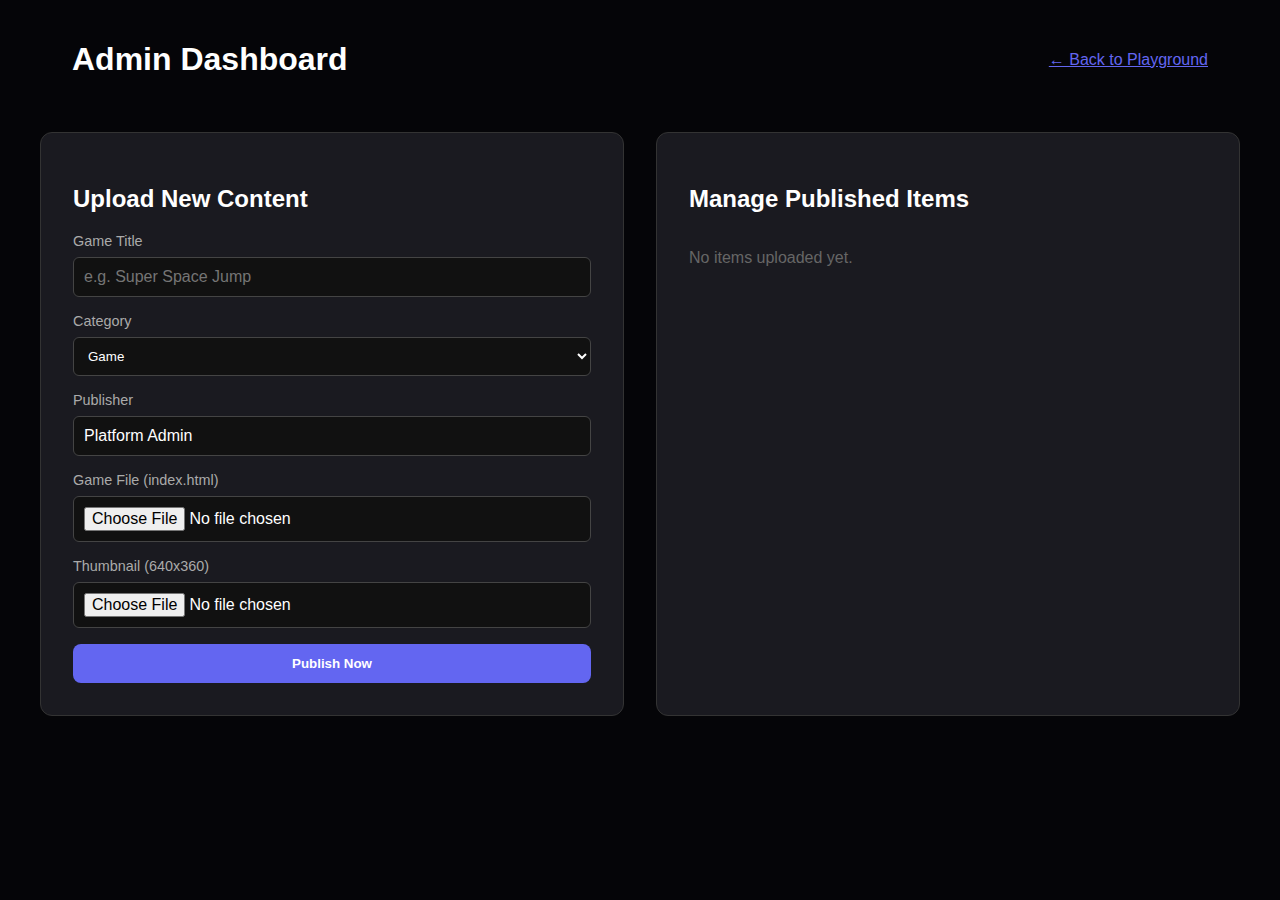
<file: admin.html>
<!DOCTYPE html>
<html lang="en">
<head>
    <meta charset="UTF-8">
    <title>Admin Dashboard - AI Playground</title>
    <link rel="stylesheet" href="styles.css">
    <style>
        /* Admin Layout */
        body { padding: 20px; max-width: 1200px; margin: 0 auto; }
        header { margin-bottom: 2rem; }

        .admin-grid {
            display: grid;
            grid-template-columns: 1fr 1fr;
            gap: 2rem;
        }

        @media (max-width: 768px) {
            .admin-grid { grid-template-columns: 1fr; }
        }

        /* Form Styles */
        .admin-card { background: #1a1a20; padding: 2rem; border-radius: 12px; border: 1px solid #333; }
        label { display: block; margin-top: 1rem; color: #aaa; margin-bottom: 0.5rem; font-size: 0.9rem; }
        input, select { width: 100%; box-sizing: border-box; background: #111; color: white; border: 1px solid #444; padding: 10px; border-radius: 6px; }
        
        /* Buttons */
        .btn { padding: 12px; border-radius: 8px; cursor: pointer; font-weight: bold; width: 100%; border: none; margin-top: 1rem; }
        .btn-primary { background: #6366f1; color: white; }
        .btn-primary:hover { background: #4f46e5; }
        .btn-danger { background: #ef4444; color: white; width: auto; padding: 5px 10px; font-size: 0.8rem; }
        .btn-edit { background: #f59e0b; color: white; width: auto; padding: 5px 10px; font-size: 0.8rem; margin-right: 5px; }
        .btn-cancel { background: #555; color: white; margin-top: 0.5rem; display: none; }

        /* Management List */
        .item-list { display: flex; flex-direction: column; gap: 10px; max-height: 600px; overflow-y: auto; }
        .list-item {
            display: flex;
            align-items: center;
            background: rgba(255,255,255,0.05);
            padding: 10px;
            border-radius: 8px;
            border: 1px solid transparent;
        }
        .list-item:hover { border-color: #666; }
        .item-thumb { width: 60px; height: 40px; object-fit: cover; border-radius: 4px; margin-right: 10px; background: #333; }
        .item-info { flex-grow: 1; }
        .item-info h4 { margin: 0; font-size: 1rem; }
        .item-info p { margin: 0; font-size: 0.8rem; color: #888; }
        .item-actions { display: flex; }

        .highlight { border-color: #6366f1 !important; background: rgba(99, 102, 241, 0.1); }
    </style>
</head>
<body>
    <header>
        <div class="header-content">
            <h1>Admin Dashboard</h1>
            <a href="index.html" style="color: var(--accent)">← Back to Playground</a>
        </div>
    </header>

    <div class="admin-grid">
        
        <div class="admin-card">
            <h2 id="formTitle">Upload New Content</h2>
            <input type="hidden" id="editId"> <label>Game Title</label>
            <input type="text" id="title" placeholder="e.g. Super Space Jump">

            <label>Category</label>
            <select id="type">
                <option value="game">Game</option>
                <option value="simulation">Simulation</option>
                <option value="educational">Educational</option>
            </select>

            <label>Publisher</label>
            <input type="text" id="publisher" value="Platform Admin">

            <label>Game File (index.html)</label>
            <input type="file" id="gameFile" accept=".html">
            <p id="currentFileMsg" style="font-size: 0.8rem; color: #4caf50; display: none;">✓ Keeping existing file</p>

            <label>Thumbnail (640x360)</label>
            <input type="file" id="thumbFile" accept="image/*">
            <img id="previewThumb" style="width: 100px; margin-top: 10px; display: none; border-radius: 4px;">

            <button id="submitBtn" class="btn btn-primary">Publish Now</button>
            <button id="cancelBtn" class="btn btn-cancel">Cancel Edit</button>
        </div>

        <div class="admin-card">
            <h2>Manage Published Items</h2>
            <div id="itemList" class="item-list">
                <p style="color: #666;">No items uploaded yet.</p>
            </div>
        </div>
    </div>

    <script>
        // 1. Load Data from LocalStorage
        let db = JSON.parse(localStorage.getItem('ai_playground_db') || '[]');

        const titleInput = document.getElementById('title');
        const typeInput = document.getElementById('type');
        const pubInput = document.getElementById('publisher');
        const editIdInput = document.getElementById('editId');
        const gameFileInput = document.getElementById('gameFile');
        const thumbFileInput = document.getElementById('thumbFile');
        const submitBtn = document.getElementById('submitBtn');
        const cancelBtn = document.getElementById('cancelBtn');
        const formTitle = document.getElementById('formTitle');

        // --- RENDER FUNCTIONS ---

        function renderList() {
            const listContainer = document.getElementById('itemList');
            listContainer.innerHTML = '';

            if (db.length === 0) {
                listContainer.innerHTML = '<p style="color: #666;">No items uploaded yet.</p>';
                return;
            }

            db.forEach(item => {
                const div = document.createElement('div');
                div.className = 'list-item';
                // Highlight if currently editing
                if (item.id === editIdInput.value) div.classList.add('highlight');

                div.innerHTML = `
                    <img src="${item.thumbnail}" class="item-thumb" onerror="this.src='https://via.placeholder.com/60'">
                    <div class="item-info">
                        <h4>${item.title}</h4>
                        <p>${item.type} • ${item.publisher}</p>
                    </div>
                    <div class="item-actions">
                        <button class="btn-edit" onclick="startEdit('${item.id}')">Edit</button>
                        <button class="btn-danger" onclick="deleteItem('${item.id}')">Remove</button>
                    </div>
                `;
                listContainer.appendChild(div);
            });
        }

        // --- ACTIONS ---

        // 2. Delete Item
        window.deleteItem = (id) => {
            if(confirm('Are you sure you want to delete this game?')) {
                db = db.filter(item => item.id !== id);
                saveAndRender();
                // If we were editing the deleted item, reset form
                if(editIdInput.value === id) resetForm();
            }
        };

        // 3. Start Editing
        window.startEdit = (id) => {
            const item = db.find(i => i.id === id);
            if(!item) return;

            // Fill Form
            editIdInput.value = item.id;
            titleInput.value = item.title;
            typeInput.value = item.type;
            pubInput.value = item.publisher;

            // UI Updates for Edit Mode
            formTitle.textContent = "Edit Content";
            submitBtn.textContent = "Update Content";
            cancelBtn.style.display = "block";
            
            // Show current thumbnail preview
            const preview = document.getElementById('previewThumb');
            preview.src = item.thumbnail;
            preview.style.display = 'block';

            // Show "Keeping existing file" message
            document.getElementById('currentFileMsg').style.display = 'block';

            renderList(); // Re-render to show highlight
        };

        // 4. Reset Form (Cancel)
        window.resetForm = () => {
            editIdInput.value = '';
            titleInput.value = '';
            gameFileInput.value = '';
            thumbFileInput.value = '';
            
            formTitle.textContent = "Upload New Content";
            submitBtn.textContent = "Publish Now";
            cancelBtn.style.display = "none";
            document.getElementById('previewThumb').style.display = 'none';
            document.getElementById('currentFileMsg').style.display = 'none';
            
            renderList();
        };

        cancelBtn.onclick = resetForm;

        // 5. Submit (Create OR Update)
        submitBtn.onclick = () => {
            const id = editIdInput.value;
            const isEditing = !!id;

            // Validation: If creating new, file is required. If editing, it's optional.
            if (!isEditing && !gameFileInput.files[0]) {
                alert("Please upload a game file.");
                return;
            }
            if (!titleInput.value) {
                alert("Title is required.");
                return;
            }

            // Determine Image URL
            let thumbUrl;
            if (thumbFileInput.files[0]) {
                thumbUrl = URL.createObjectURL(thumbFileInput.files[0]);
            } else if (isEditing) {
                // Keep old thumbnail if not replaced
                thumbUrl = db.find(i => i.id === id).thumbnail;
            } else {
                thumbUrl = "https://via.placeholder.com/640x360/333/fff?text=No+Image";
            }

            // Determine Game URL
            let gameUrl;
            if (gameFileInput.files[0]) {
                gameUrl = URL.createObjectURL(gameFileInput.files[0]);
            } else if (isEditing) {
                // Keep old file
                gameUrl = db.find(i => i.id === id).gameUrl;
            }

            const newItemData = {
                id: isEditing ? id : 'custom-' + Date.now(),
                title: titleInput.value,
                type: typeInput.value,
                publisher: pubInput.value,
                thumbnail: thumbUrl,
                gameUrl: gameUrl,
                tags: ["admin-upload"],
                description: "Updated via Admin Console"
            };

            if (isEditing) {
                // Update existing item in array
                const index = db.findIndex(i => i.id === id);
                if(index !== -1) db[index] = newItemData;
            } else {
                // Add new item
                db.push(newItemData);
            }

            saveAndRender();
            resetForm();
            alert(isEditing ? "Updated successfully!" : "Published successfully!");
        };

        function saveAndRender() {
            localStorage.setItem('ai_playground_db', JSON.stringify(db));
            renderList();
        }

        // Initial Render
        renderList();
    </script>
</body>
</html>
</file>
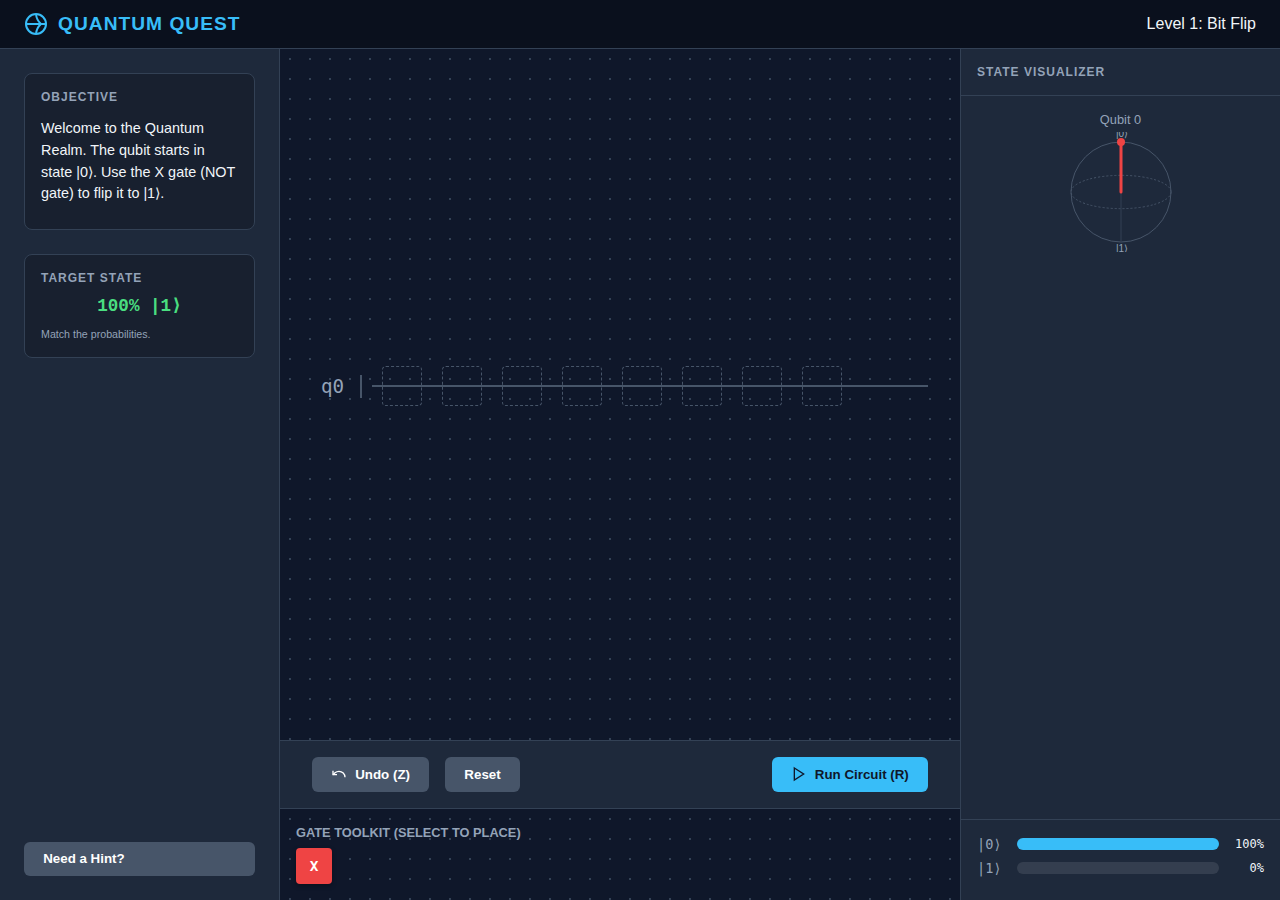
<file: games/quantam.html>
<!-- 
==============================================================================
QUANTUM QUEST - Educational Quantum Puzzle Game
==============================================================================

AUTHOR: Gemini (AI Assistant)
DATE: 2023-10-27
VERSION: 1.0.0

DESCRIPTION:
A self-contained HTML5 game that teaches the basics of Quantum Computing.
It runs entirely in the browser with no external dependencies.

HOW TO RUN:
1. Save this file as "index.html".
2. Open it in any modern web browser (Chrome, Firefox, Safari, Edge).
3. No server required.

CONTROLS:
- Select a Gate from the "Gate Toolbar" at the bottom.
- Click on a slot in the "Circuit Editor" timeline to place the gate.
- Click an existing gate in the circuit to remove it.
- Press "Run Circuit" to simulate the quantum state evolution.
- Press "Measure" to collapse the state and see a classical outcome.
- Keyboard Shortcuts:
  [R] - Run Circuit
  [Z] - Undo last action
  [N] - Next Level (when available)

CONCEPTS COVERED:
- Qubits & State Vectors
- Superposition (Hadamard Gate)
- Bit Flips & Phase Flips (X, Z Gates)
- Entanglement (CNOT Gate)
- Measurement & Probability

TECHNICAL NOTES:
- The simulation uses a custom 'Complex' number class and matrix operations.
- Max Qubits: 3 (to ensure performance and visual clarity).
- Audio is synthesized real-time using AudioContext (no assets to download).
- Graphics are pure SVG.

==============================================================================
-->
<!DOCTYPE html>
<html lang="en">
<head>
    <meta charset="UTF-8">
    <meta name="viewport" content="width=device-width, initial-scale=1.0">
    <title>Quantum Quest: The Circuit</title>
    <style>
        :root {
            --bg-color: #0f172a;
            --panel-bg: #1e293b;
            --accent: #38bdf8;
            --accent-glow: rgba(56, 189, 248, 0.3);
            --text-main: #f1f5f9;
            --text-dim: #94a3b8;
            --success: #4ade80;
            --danger: #ef4444;
            --gate-x: #ef4444;
            --gate-h: #f59e0b;
            --gate-z: #8b5cf6;
            --gate-cnot: #38bdf8;
        }

        * { box-sizing: border-box; user-select: none; }

        body {
            font-family: 'Segoe UI', Roboto, Helvetica, Arial, sans-serif;
            background-color: var(--bg-color);
            color: var(--text-main);
            margin: 0;
            height: 100vh;
            display: flex;
            flex-direction: column;
            overflow: hidden;
        }

        /* Header */
        header {
            padding: 0.75rem 1.5rem;
            background: rgba(0,0,0,0.3);
            border-bottom: 1px solid #334155;
            display: flex;
            justify-content: space-between;
            align-items: center;
        }
        h1 { margin: 0; font-size: 1.2rem; letter-spacing: 1px; color: var(--accent); display: flex; align-items: center; gap: 10px;}
        .level-badge {
            background: var(--accent);
            color: var(--bg-color);
            padding: 2px 8px;
            border-radius: 4px;
            font-size: 0.8rem;
            font-weight: bold;
        }

        /* Main Layout */
        #game-container {
            display: flex;
            flex: 1;
            overflow: hidden;
        }

        /* Left Panel: Info & Target */
        #sidebar {
            width: 280px;
            background: var(--panel-bg);
            padding: 1.5rem;
            border-right: 1px solid #334155;
            display: flex;
            flex-direction: column;
            gap: 1.5rem;
            overflow-y: auto;
        }
        
        .panel-box {
            background: rgba(0,0,0,0.2);
            padding: 1rem;
            border-radius: 8px;
            border: 1px solid #334155;
        }
        
        h2 { margin-top: 0; font-size: 1rem; color: var(--text-dim); text-transform: uppercase; font-size: 0.75rem; letter-spacing: 1px;}
        p { font-size: 0.9rem; line-height: 1.5; margin-bottom: 0.5rem; }
        
        .target-display {
            font-family: 'Courier New', monospace;
            color: var(--success);
            font-weight: bold;
            font-size: 1.1rem;
            text-align: center;
            margin-top: 0.5rem;
        }

        /* Center Panel: Circuit */
        #circuit-area {
            flex: 1;
            display: flex;
            flex-direction: column;
            position: relative;
            background-image: radial-gradient(#334155 1px, transparent 1px);
            background-size: 20px 20px;
        }

        #circuit-editor {
            flex: 1;
            display: flex;
            flex-direction: column;
            justify-content: center;
            padding: 2rem;
            overflow-x: auto;
        }

        .qubit-track {
            display: flex;
            align-items: center;
            height: 60px;
            margin-bottom: 1rem;
            position: relative;
        }

        .qubit-label {
            width: 50px;
            font-family: monospace;
            font-size: 1.2rem;
            color: var(--text-dim);
            text-align: right;
            padding-right: 1rem;
            border-right: 2px solid #475569;
        }

        .track-line {
            flex: 1;
            height: 2px;
            background: #475569;
            position: relative;
            display: flex;
            align-items: center;
            margin-left: 10px;
        }

        .track-slot {
            width: 40px;
            height: 40px;
            margin: 0 10px;
            border: 1px dashed #475569;
            border-radius: 4px;
            display: flex;
            justify-content: center;
            align-items: center;
            cursor: pointer;
            transition: all 0.2s;
            position: relative;
            z-index: 10;
        }
        
        .track-slot:hover { border-color: var(--accent); background: rgba(56,189,248,0.1); }
        
        /* Gates */
        .gate {
            width: 36px;
            height: 36px;
            border-radius: 4px;
            display: flex;
            justify-content: center;
            align-items: center;
            font-weight: bold;
            color: white;
            font-family: monospace;
            font-size: 0.9rem;
            cursor: pointer;
            box-shadow: 0 2px 5px rgba(0,0,0,0.3);
            z-index: 20;
        }
        .gate-X { background: var(--gate-x); }
        .gate-Y { background: var(--gate-h); }
        .gate-Z { background: var(--gate-z); }
        .gate-H { background: var(--gate-h); }
        .gate-S { background: #64748b; }
        .gate-CX-Control { 
            background: var(--text-main); 
            border-radius: 50%; 
            width: 15px; height: 15px; 
            margin: 10px;
        }
        .gate-CX-Target { 
            background: var(--gate-cnot); 
            border-radius: 50%; 
            border: 2px solid white;
            color: white;
            font-size: 1.2rem;
            line-height: 0;
        }

        /* Connector line for CNOT */
        .connector-line {
            position: absolute;
            width: 4px;
            background: var(--text-dim);
            left: 50%;
            transform: translateX(-50%);
            z-index: 5;
        }

        /* Controls */
        #controls {
            padding: 1rem 2rem;
            background: var(--panel-bg);
            border-top: 1px solid #334155;
            display: flex;
            gap: 1rem;
            align-items: center;
        }

        .btn {
            padding: 0.6rem 1.2rem;
            border: none;
            border-radius: 6px;
            font-weight: bold;
            cursor: pointer;
            transition: transform 0.1s, opacity 0.2s;
            display: flex;
            align-items: center;
            gap: 8px;
        }
        .btn:active { transform: scale(0.95); }
        .btn:disabled { opacity: 0.5; cursor: not-allowed; }
        
        .btn-primary { background: var(--accent); color: #0f172a; }
        .btn-secondary { background: #475569; color: white; }
        .btn-measure { background: var(--success); color: #0f172a; }

        /* Right Panel: Visuals */
        #visualizer {
            width: 320px;
            background: #1e293b;
            border-left: 1px solid #334155;
            display: flex;
            flex-direction: column;
        }

        #bloch-container {
            flex: 1;
            display: flex;
            flex-direction: column;
            align-items: center;
            justify-content: flex-start;
            padding: 1rem;
            overflow-y: auto;
        }

        .bloch-wrapper {
            margin-bottom: 20px;
            text-align: center;
        }
        .bloch-label { font-size: 0.8rem; color: var(--text-dim); margin-bottom: 5px; }

        #prob-bars {
            padding: 1rem;
            border-top: 1px solid #334155;
            max-height: 40%;
            overflow-y: auto;
        }
        
        .prob-row {
            display: flex;
            align-items: center;
            margin-bottom: 8px;
            font-family: monospace;
            font-size: 0.85rem;
        }
        .basis-label { width: 40px; color: var(--text-dim); }
        .bar-container { flex: 1; background: rgba(255,255,255,0.1); height: 12px; border-radius: 6px; overflow: hidden;}
        .bar-fill { height: 100%; background: var(--accent); width: 0%; transition: width 0.5s cubic-bezier(0.4, 0, 0.2, 1); }
        .prob-text { width: 40px; text-align: right; font-size: 0.75rem; margin-left: 5px; }

        /* Gate Palette */
        #gate-palette {
            display: flex;
            flex-direction: column;
            padding: 1rem;
            border-top: 1px solid #334155;
        }
        #gate-palette h3 { margin: 0 0 0.5rem 0; font-size: 0.8rem; color: var(--text-dim); text-transform: uppercase;}
        .gate-list { display: flex; gap: 10px; flex-wrap: wrap; }
        
        .palette-gate {
            transition: transform 0.2s;
        }
        .palette-gate:hover { transform: translateY(-2px); }
        .palette-gate.selected { outline: 2px solid white; transform: scale(1.1); }

        /* Modal */
        #modal-overlay {
            position: fixed; top: 0; left: 0; right: 0; bottom: 0;
            background: rgba(0,0,0,0.8);
            display: none;
            justify-content: center;
            align-items: center;
            z-index: 100;
        }
        #modal-content {
            background: var(--panel-bg);
            padding: 2rem;
            border-radius: 12px;
            max-width: 500px;
            text-align: center;
            border: 1px solid var(--accent);
            box-shadow: 0 0 20px var(--accent-glow);
        }
        .stars { font-size: 2rem; color: #f59e0b; margin: 1rem 0; }

        /* Responsiveness */
        @media (max-width: 900px) {
            #game-container { flex-direction: column; overflow-y: auto; }
            #sidebar, #visualizer { width: 100%; height: auto; max-height: 200px; }
            #circuit-area { min-height: 300px; }
            #bloch-container { flex-direction: row; overflow-x: auto; }
            .bloch-wrapper { margin-right: 20px; }
        }
    </style>
</head>
<body>

    <!-- Top Instructions/Readme within the file -->
    <!-- 
    README: 
    This is a Single Page Application. 
    Logic is split into classes: 
    1. Complex (Math) 
    2. Matrix (Math)
    3. QuantumState (Physics engine)
    4. Game (Level management)
    5. UI (Rendering)
    -->

    <header>
        <h1>
            <svg width="24" height="24" viewBox="0 0 24 24" fill="none" stroke="currentColor" stroke-width="2">
                <circle cx="12" cy="12" r="10"></circle>
                <path d="M12 2a15 15 0 0 0 5 10 15 15 0 0 0-5 10"></path>
                <path d="M2 12h20"></path>
            </svg>
            QUANTUM QUEST
        </h1>
        <div id="level-display">Level 1: The Beginning</div>
    </header>

    <div id="game-container">
        <!-- LEFT: Instructions -->
        <aside id="sidebar">
            <div class="panel-box">
                <h2>Objective</h2>
                <p id="mission-text">Transform the qubit from state |0⟩ to |1⟩.</p>
                <div id="hint-box" style="display:none; margin-top:10px; color: #fbbf24; font-size: 0.85rem;">
                    💡 <span id="hint-text"></span>
                </div>
            </div>
            
            <div class="panel-box">
                <h2>Target State</h2>
                <div class="target-display" id="target-state-display">|1⟩</div>
                <div style="margin-top: 10px; font-size: 0.8rem; color: var(--text-dim)">
                    <small>Match the probabilities.</small>
                </div>
            </div>

            <div style="margin-top: auto;">
                <button class="btn btn-secondary" style="width:100%" onclick="Game.showHint()">Need a Hint?</button>
            </div>
        </aside>

        <!-- CENTER: Circuit -->
        <main id="circuit-area">
            <div id="circuit-editor">
                <!-- Tracks generated by JS -->
            </div>
            
            <div id="controls">
                <button class="btn btn-secondary" onclick="Game.undo()">
                    <svg width="16" height="16" viewBox="0 0 24 24" fill="none" stroke="currentColor" stroke-width="2"><path d="M3 7v6h6"/><path d="M21 17a9 9 0 0 0-9-9 9 9 0 0 0-6 2.3L3 13"/></svg>
                    Undo (Z)
                </button>
                <button class="btn btn-secondary" onclick="Game.resetLevel()">Reset</button>
                <div style="flex:1"></div>
                <button class="btn btn-primary" id="btn-run" onclick="Game.runCircuit()">
                    <svg width="16" height="16" viewBox="0 0 24 24" fill="none" stroke="currentColor" stroke-width="2"><polygon points="5 3 19 12 5 21 5 3"></polygon></svg>
                    Run Circuit (R)
                </button>
            </div>

            <div id="gate-palette">
                <h3>Gate Toolkit (Select to place)</h3>
                <div class="gate-list" id="gate-list">
                    <!-- Gates generated by JS -->
                </div>
            </div>
        </main>

        <!-- RIGHT: Visualizer -->
        <aside id="visualizer">
            <h2 style="padding: 1rem; border-bottom: 1px solid #334155; margin: 0;">State Visualizer</h2>
            <div id="bloch-container">
                <!-- Bloch spheres go here -->
            </div>
            <div id="prob-bars">
                <!-- Bars go here -->
            </div>
        </aside>
    </div>

    <!-- Success Modal -->
    <div id="modal-overlay">
        <div id="modal-content">
            <h2 id="modal-title">Level Complete!</h2>
            <div class="stars" id="modal-stars">★★★</div>
            <p id="modal-msg">Excellent work manipulating the quantum state.</p>
            <button class="btn btn-primary" style="width: 100%; justify-content: center; margin-top: 1rem;" onclick="Game.nextLevel()">Next Level (N)</button>
        </div>
    </div>

<script>
/**
 * QUANTUM ENGINE CORE
 * Implements Complex Numbers, Matrix Math, and State Vectors.
 */

// --- MATH UTILS ---
class Complex {
    constructor(re, im) { this.re = re; this.im = im; }
    
    static add(a, b) { return new Complex(a.re + b.re, a.im + b.im); }
    static sub(a, b) { return new Complex(a.re - b.re, a.im - b.im); }
    static mul(a, b) { return new Complex(a.re * b.re - a.im * b.im, a.re * b.im + a.im * b.re); }
    static mulReal(a, s) { return new Complex(a.re * s, a.im * s); }
    
    mag() { return Math.sqrt(this.re*this.re + this.im*this.im); }
    phase() { return Math.atan2(this.im, this.re); }
    
    toString() {
        const r = this.re.toFixed(2);
        const i = this.im >= 0 ? `+${this.im.toFixed(2)}i` : `${this.im.toFixed(2)}i`;
        return `${r}${i}`;
    }
}

// Zero and One constants
const C0 = new Complex(0, 0);
const C1 = new Complex(1, 0);

class Matrix {
    constructor(rows, cols, data = null) {
        this.rows = rows;
        this.cols = cols;
        this.data = data || Array(rows * cols).fill(C0);
    }

    get(r, c) { return this.data[r * this.cols + c]; }
    set(r, c, val) { this.data[r * this.cols + c] = val; }

    static multiply(A, B) {
        if (A.cols !== B.rows) throw new Error("Dim mismatch");
        const C = new Matrix(A.rows, B.cols);
        for (let r = 0; r < A.rows; r++) {
            for (let c = 0; c < B.cols; c++) {
                let sum = C0;
                for (let k = 0; k < A.cols; k++) {
                    sum = Complex.add(sum, Complex.mul(A.get(r, k), B.get(k, c)));
                }
                C.set(r, c, sum);
            }
        }
        return C;
    }

    // Tensor Product (Kronecker Product)
    static tensor(A, B) {
        const C = new Matrix(A.rows * B.rows, A.cols * B.cols);
        for (let r1 = 0; r1 < A.rows; r1++) {
            for (let c1 = 0; c1 < A.cols; c1++) {
                for (let r2 = 0; r2 < B.rows; r2++) {
                    for (let c2 = 0; c2 < B.cols; c2++) {
                        const val = Complex.mul(A.get(r1, c1), B.get(r2, c2));
                        C.set(r1 * B.rows + r2, c1 * B.cols + c2, val);
                    }
                }
            }
        }
        return C;
    }
}

// --- QUANTUM GATES & STATE ---

// Define Standard Matrices
const GATES = {
    I: new Matrix(2, 2, [C1, C0, C0, C1]),
    X: new Matrix(2, 2, [C0, C1, C1, C0]),
    Y: new Matrix(2, 2, [C0, new Complex(0,-1), new Complex(0,1), C0]),
    Z: new Matrix(2, 2, [C1, C0, C0, new Complex(-1,0)]),
    H: new Matrix(2, 2, [
        new Complex(1/Math.sqrt(2),0), new Complex(1/Math.sqrt(2),0),
        new Complex(1/Math.sqrt(2),0), new Complex(-1/Math.sqrt(2),0)
    ]),
    S: new Matrix(2, 2, [C1, C0, C0, new Complex(0,1)]),
    // CNOT is 4x4. Standard CNOT (Control 0, Target 1)
    CNOT: new Matrix(4, 4, [
        C1, C0, C0, C0,
        C0, C1, C0, C0,
        C0, C0, C0, C1,
        C0, C0, C1, C0
    ])
};

class QuantumState {
    constructor(numQubits) {
        this.numQubits = numQubits;
        this.dim = 1 << numQubits; // 2^n
        // Initialize to |0...0>
        this.state = new Matrix(this.dim, 1); 
        this.state.set(0, 0, C1); 
    }

    clone() {
        const copy = new QuantumState(this.numQubits);
        copy.state = new Matrix(this.dim, 1, [...this.state.data]);
        return copy;
    }

    // Apply a single qubit gate to a specific qubit
    applyGate(gateKey, targetQubit) {
        let op = new Matrix(1, 1, [C1]); // Start with 1x1 Identity
        
        // Build the full operator via tensor product: I x ... x U x ... x I
        for (let i = 0; i < this.numQubits; i++) {
            let m;
            if (i === targetQubit) {
                m = GATES[gateKey];
            } else {
                m = GATES.I;
            }
            op = i === 0 ? m : Matrix.tensor(op, m);
        }
        this.state = Matrix.multiply(op, this.state);
    }

    // Apply CNOT (generic control/target)
    applyCNOT(control, target) {
        if (control === target) return; // Invalid
        
        // Strategy: Swap control to 0, target to 1, apply standard CNOT, swap back.
        // Or, construct the matrix explicitly. For N<=3, manual matrix construction is feasible but tedious.
        // Easier method: Iterate basis states |i>. If bit 'control' is 1, flip bit 'target'.
        
        const newStateData = Array(this.dim).fill(C0);
        
        for (let i = 0; i < this.dim; i++) {
            const amp = this.state.get(i, 0);
            // Check if control bit is set
            if ((i >> (this.numQubits - 1 - control)) & 1) {
                // Flip target bit
                const targetBitMask = 1 << (this.numQubits - 1 - target);
                const newVal = i ^ targetBitMask;
                newStateData[newVal] = amp;
            } else {
                newStateData[i] = amp;
            }
        }
        this.state.data = newStateData;
    }

    // Get probability of a basis state
    getProbability(basisIndex) {
        const c = this.state.get(basisIndex, 0);
        return c.mag() * c.mag();
    }

    // Check if state matches target probabilities (ignoring global phase)
    isCloseTo(otherState) {
        // Calculate fidelity
        let dotProd = C0;
        for(let i=0; i<this.dim; i++) {
             // conj(this) * other
             const a = this.state.get(i, 0);
             const b = otherState.state.get(i, 0);
             const a_conj = new Complex(a.re, -a.im);
             dotProd = Complex.add(dotProd, Complex.mul(a_conj, b));
        }
        const fidelity = dotProd.mag() * dotProd.mag();
        return fidelity > 0.99; // Allow small float errors
    }
}

/**
 * GAME LOGIC
 * Levels, Scoring, and Progression
 */

const LEVELS = [
    {
        id: 1,
        title: "Bit Flip",
        desc: "Welcome to the Quantum Realm. The qubit starts in state |0⟩. Use the X gate (NOT gate) to flip it to |1⟩.",
        qubits: 1,
        targetProb: [0, 1], // P(|0>), P(|1>)
        allowedGates: ['X'],
        maxGates: 1,
        hint: "The X gate acts like a classical NOT gate."
    },
    {
        id: 2,
        title: "Superposition",
        desc: "In quantum mechanics, a particle can be in |0⟩ and |1⟩ at the same time! Create an equal superposition.",
        qubits: 1,
        targetProb: [0.5, 0.5],
        allowedGates: ['X', 'H'],
        maxGates: 1,
        hint: "The Hadamard (H) gate puts a basis state into superposition."
    },
    {
        id: 3,
        title: "Phase Matters",
        desc: "Transform |0⟩ into the |−⟩ state: (|0⟩ - |1⟩)/√2. This requires superposition AND a phase change.",
        qubits: 1,
        targetText: "|-⟩",
        targetFunc: (qs) => { 
             // Check for state 1/sqrt(2) (|0> - |1>)
             // Applying H to |- > gives |1>. So run H on current state, check if |1>.
             const check = qs.clone();
             check.applyGate('H', 0);
             return check.getProbability(1) > 0.99;
        },
        allowedGates: ['H', 'Z', 'X'],
        maxGates: 2,
        hint: "Try creating superposition first, then flipping the phase of the |1⟩ component using Z."
    },
    {
        id: 4,
        title: "Self Inverse",
        desc: "Some gates are their own inverse. Start at |0⟩, apply H, then return to |0⟩.",
        qubits: 1,
        targetProb: [1, 0],
        allowedGates: ['H'],
        maxGates: 2,
        minGates: 2, // Force them to do H-H
        hint: "Apply the H gate twice."
    },
    {
        id: 5,
        title: "Two Qubits",
        desc: "We now have 2 qubits. Flip both of them to state |11⟩.",
        qubits: 2,
        targetProb: [0, 0, 0, 1], // 00, 01, 10, 11
        allowedGates: ['X', 'H'],
        maxGates: 2,
        hint: "You can place gates on different tracks."
    },
    {
        id: 6,
        title: "Entanglement",
        desc: "Create a Bell State (|00⟩ + |11⟩)/√2. The qubits are now linked; measuring one instantly determines the other.",
        qubits: 2,
        targetProb: [0.5, 0, 0, 0.5],
        allowedGates: ['H', 'X', 'CNOT'],
        maxGates: 2,
        hint: "Put Qubit 0 in superposition, then use it to control Qubit 1."
    },
    {
        id: 7,
        title: "Swap",
        desc: "Swap the states of Q0 (|1⟩) and Q1 (|0⟩) using only CNOTs. (Note: Q0 starts as |1⟩ for this puzzle).",
        qubits: 2,
        init: (qs) => qs.applyGate('X', 0), // Set Q0 to 1
        targetProb: [0, 1, 0, 0], // Target |01>
        allowedGates: ['CNOT'],
        maxGates: 3,
        hint: "You need 3 CNOT gates, alternating directions."
    },
    {
        id: 8,
        title: "GHZ State",
        desc: "The ultimate entanglement: 3 Qubits. Create (|000⟩ + |111⟩)/√2.",
        qubits: 3,
        targetProb: [0.5, 0, 0, 0, 0, 0, 0, 0.5],
        allowedGates: ['H', 'X', 'CNOT'],
        maxGates: 3,
        hint: "Entangle Q0 with Q1, then Q1 with Q2."
    }
];

const Game = {
    state: {
        currentLevelIdx: 0,
        circuit: [], // Array of { gate, qubit, target? }
        selectedGate: null,
        isPlaying: false
    },
    
    audioCtx: null,

    init() {
        this.audioCtx = new (window.AudioContext || window.webkitAudioContext)();
        this.loadLevel(0);
        this.setupEvents();
        UI.renderGatePalette(LEVELS[0].allowedGates);
        
        // Console Tests
        this.runTests();
    },

    loadLevel(idx) {
        if (idx >= LEVELS.length) idx = 0;
        this.state.currentLevelIdx = idx;
        const level = LEVELS[idx];
        this.state.circuit = [];
        
        UI.updateLevelInfo(level);
        UI.renderCircuitGrid(level.qubits);
        UI.renderGatePalette(level.allowedGates);
        
        // Initial Visualization
        const qs = new QuantumState(level.qubits);
        if (level.init) level.init(qs);
        UI.visualizeState(qs);
    },

    selectGate(gateType) {
        this.state.selectedGate = gateType;
        UI.highlightGate(gateType);
    },

    addGate(qubitIndex, timeIndex) {
        if (!this.state.selectedGate) return;
        
        const level = LEVELS[this.state.currentLevelIdx];
        
        // Check max gates
        // Count actual gates (CNOT counts as 1)
        const count = this.state.circuit.filter(c => c.type !== 'connector').length;
        if (count >= level.maxGates) {
            this.playSound('error');
            alert("Max gates reached for this level!");
            return;
        }

        // CNOT Handling
        if (this.state.selectedGate === 'CNOT') {
            // Start CNOT selection mode logic is tricky in simple click grid.
            // Simplified: If click track, that is Control. Then prompt for target?
            // Better: We place a "CNOT Control" node. Then user clicks another track for Target.
            const existingPartial = this.state.circuit.find(g => g.partial);
            
            if (existingPartial) {
                // Complete the CNOT
                if (existingPartial.qubit === qubitIndex) return; // Can't target same qubit
                if (existingPartial.time !== timeIndex) {
                    // Must be same time column. Auto-correct time? 
                    // For simplicity, force alignment or remove old partial.
                     this.state.circuit = this.state.circuit.filter(g => !g.partial);
                } else {
                    // Add Target
                    this.state.circuit.push({
                        type: 'CNOT',
                        qubit: existingPartial.qubit, // Control
                        target: qubitIndex,          // Target
                        time: timeIndex,
                        id: Date.now()
                    });
                    // Remove partial marker
                    this.state.circuit = this.state.circuit.filter(g => !g.partial);
                    this.playSound('place');
                }
            } else {
                // Place Control
                this.state.circuit.push({
                    type: 'CNOT_PARTIAL',
                    qubit: qubitIndex,
                    time: timeIndex,
                    partial: true,
                    id: Date.now()
                });
            }
        } else {
            // Single Qubit Gate
            this.state.circuit.push({
                type: this.state.selectedGate,
                qubit: qubitIndex,
                time: timeIndex,
                id: Date.now()
            });
            this.playSound('place');
        }

        UI.renderCircuitGates(this.state.circuit);
    },

    removeGate(id) {
        this.state.circuit = this.state.circuit.filter(g => g.id !== id && g.parentId !== id);
        UI.renderCircuitGates(this.state.circuit);
        this.playSound('remove');
    },

    undo() {
        if (this.state.circuit.length === 0) return;
        this.state.circuit.pop();
        UI.renderCircuitGates(this.state.circuit);
    },

    runCircuit() {
        const level = LEVELS[this.state.currentLevelIdx];
        const qs = new QuantumState(level.qubits);
        
        // Initialize if level has special start
        if (level.init) level.init(qs);

        // Sort circuit by time
        const sortedGates = this.state.circuit
            .filter(g => !g.partial) // Ignore incomplete CNOTs
            .sort((a, b) => a.time - b.time);

        // Animate Sequence
        let step = 0;
        const interval = setInterval(() => {
            if (step >= sortedGates.length) {
                clearInterval(interval);
                this.checkWinCondition(qs);
                return;
            }

            const op = sortedGates[step];
            
            // Flash UI
            UI.flashGate(op.id);
            this.playSound('pulse');

            // Apply Math
            if (op.type === 'CNOT') {
                qs.applyCNOT(op.qubit, op.target);
            } else {
                qs.applyGate(op.type, op.qubit);
            }
            
            UI.visualizeState(qs);
            step++;
        }, 500);
    },

    checkWinCondition(finalState) {
        const level = LEVELS[this.state.currentLevelIdx];
        let win = false;

        // Check custom function (for phase puzzles)
        if (level.targetFunc) {
            win = level.targetFunc(finalState);
        } else {
            // Check Probabilities
            win = true;
            for(let i=0; i<finalState.dim; i++) {
                const prob = finalState.getProbability(i);
                const target = level.targetProb[i];
                // Tolerance 0.01
                if (Math.abs(prob - target) > 0.05) {
                    win = false;
                    break;
                }
            }
        }

        if (win) {
            // Check min gates constraint (if any)
            if (level.minGates && this.state.circuit.length < level.minGates) {
                alert(`Solved, but you can do it in ${level.minGates} gates for better understanding!`);
                return; // Soft pass? No, make them do it right.
            }
            this.playSound('win');
            setTimeout(() => UI.showWinModal(), 600);
        }
    },
    
    nextLevel() {
        document.getElementById('modal-overlay').style.display = 'none';
        this.loadLevel(this.state.currentLevelIdx + 1);
    },
    
    resetLevel() {
        this.loadLevel(this.state.currentLevelIdx);
    },
    
    showHint() {
        const h = document.getElementById('hint-box');
        const t = document.getElementById('hint-text');
        t.innerText = LEVELS[this.state.currentLevelIdx].hint;
        h.style.display = 'block';
    },

    playSound(type) {
        if (!this.audioCtx) return;
        const osc = this.audioCtx.createOscillator();
        const gain = this.audioCtx.createGain();
        osc.connect(gain);
        gain.connect(this.audioCtx.destination);

        const now = this.audioCtx.currentTime;
        
        if (type === 'place') {
            osc.type = 'sine';
            osc.frequency.setValueAtTime(440, now);
            osc.frequency.exponentialRampToValueAtTime(880, now + 0.1);
            gain.gain.setValueAtTime(0.1, now);
            gain.gain.exponentialRampToValueAtTime(0.01, now + 0.1);
            osc.start(now);
            osc.stop(now + 0.1);
        } else if (type === 'pulse') {
            osc.type = 'triangle';
            osc.frequency.setValueAtTime(220, now);
            gain.gain.setValueAtTime(0.05, now);
            gain.gain.linearRampToValueAtTime(0, now + 0.1);
            osc.start(now);
            osc.stop(now + 0.1);
        } else if (type === 'win') {
            osc.type = 'sine';
            osc.frequency.setValueAtTime(523.25, now);
            osc.frequency.setValueAtTime(659.25, now + 0.1);
            osc.frequency.setValueAtTime(783.99, now + 0.2);
            osc.frequency.setValueAtTime(1046.50, now + 0.4);
            gain.gain.setValueAtTime(0.1, now);
            gain.gain.linearRampToValueAtTime(0, now + 0.8);
            osc.start(now);
            osc.stop(now + 0.8);
        }
    },

    setupEvents() {
        document.addEventListener('keydown', (e) => {
            if (e.key.toLowerCase() === 'r') this.runCircuit();
            if (e.key.toLowerCase() === 'z') this.undo();
            if (e.key.toLowerCase() === 'n' && document.getElementById('modal-overlay').style.display === 'flex') this.nextLevel();
        });
    },

    runTests() {
        console.log("Running Quantum Engine Tests...");
        const q1 = new QuantumState(1);
        q1.applyGate('H', 0); // H|0> = |+>
        console.assert(Math.abs(q1.getProbability(0) - 0.5) < 0.001, "H gate test 1 failed");
        q1.applyGate('H', 0); // H|+> = |0>
        console.assert(Math.abs(q1.getProbability(0) - 1.0) < 0.001, "H-H Identity test failed");
        
        const q2 = new QuantumState(2);
        q2.applyGate('H', 0);
        q2.applyCNOT(0, 1); // Bell state
        console.assert(Math.abs(q2.getProbability(0) - 0.5) < 0.001, "Bell state 00 prob");
        console.assert(Math.abs(q2.getProbability(3) - 0.5) < 0.001, "Bell state 11 prob");
        console.log("Tests Complete.");
    }
};

/**
 * UI RENDERING
 * SVG Generation and DOM Manipulation
 */
const UI = {
    gateColors: { X:'#ef4444', Y:'#f59e0b', Z:'#8b5cf6', H:'#f59e0b', S:'#64748b', CNOT:'#38bdf8' },

    updateLevelInfo(level) {
        document.getElementById('level-display').textContent = `Level ${level.id}: ${level.title}`;
        document.getElementById('mission-text').textContent = level.desc;
        document.getElementById('hint-box').style.display = 'none';
        
        let targetStr = "";
        if (level.targetText) {
            targetStr = level.targetText;
        } else {
            level.targetProb.forEach((p, i) => {
                if(p > 0.01) {
                    const bin = i.toString(2).padStart(level.qubits, '0');
                    targetStr += `${Math.round(p*100)}% |${bin}⟩  `;
                }
            });
        }
        document.getElementById('target-state-display').textContent = targetStr;
    },

    renderGatePalette(allowed) {
        const container = document.getElementById('gate-list');
        container.innerHTML = '';
        allowed.forEach(g => {
            const div = document.createElement('div');
            div.className = `gate palette-gate gate-${g === 'CNOT' ? 'CNOT' : g}`;
            div.style.background = g === 'CNOT' ? '#38bdf8' : '';
            div.innerText = g === 'CNOT' ? '●' : g;
            div.onclick = () => Game.selectGate(g);
            container.appendChild(div);
        });
    },

    highlightGate(type) {
        document.querySelectorAll('.palette-gate').forEach(el => {
            el.classList.remove('selected');
            if(el.innerText === type || (type === 'CNOT' && el.innerText === '●')) {
                el.classList.add('selected');
            }
        });
    },

    renderCircuitGrid(qubits) {
        const container = document.getElementById('circuit-editor');
        container.innerHTML = '';
        
        // Create Tracks
        for (let i = 0; i < qubits; i++) {
            const row = document.createElement('div');
            row.className = 'qubit-track';
            
            const label = document.createElement('div');
            label.className = 'qubit-label';
            label.innerText = `q${i}`;
            
            const line = document.createElement('div');
            line.className = 'track-line';
            line.dataset.qubit = i;
            
            // Create Slots
            for (let t = 0; t < 8; t++) {
                const slot = document.createElement('div');
                slot.className = 'track-slot';
                slot.dataset.time = t;
                slot.onclick = (e) => {
                    e.stopPropagation();
                    Game.addGate(i, t);
                };
                line.appendChild(slot);
            }
            
            row.appendChild(label);
            row.appendChild(line);
            container.appendChild(row);
        }
        this.renderCircuitGates(Game.state.circuit);
    },

    renderCircuitGates(circuit) {
        // Clear existing gates
        document.querySelectorAll('.placed-gate, .connector-line').forEach(e => e.remove());

        // Render Gates
        circuit.forEach(g => {
            const row = document.querySelectorAll('.track-line')[g.qubit];
            if(!row) return;
            const slot = row.children[g.time];
            
            // Create Gate Element
            const el = document.createElement('div');
            el.classList.add('gate', 'placed-gate');
            el.id = `gate-${g.id}`;
            
            if (g.type === 'CNOT') {
                el.classList.add('gate-CX-Control');
                // Render Connector
                this.drawConnector(g.qubit, g.target, g.time);
                
                // Render Target
                const targetRow = document.querySelectorAll('.track-line')[g.target];
                const targetSlot = targetRow.children[g.time];
                const targetEl = document.createElement('div');
                targetEl.className = 'gate placed-gate gate-CX-Target';
                targetEl.innerText = '+';
                targetEl.onclick = (e) => { e.stopPropagation(); Game.removeGate(g.id); };
                targetSlot.appendChild(targetEl);

            } else if (g.type === 'CNOT_PARTIAL') {
                el.classList.add('gate-CX-Control');
                el.style.opacity = '0.5';
            } else {
                el.classList.add(`gate-${g.type}`);
                el.innerText = g.type;
            }
            
            el.onclick = (e) => {
                e.stopPropagation();
                Game.removeGate(g.id);
            };

            slot.appendChild(el);
        });
    },

    drawConnector(q1, q2, time) {
        // Calculate distance
        const min = Math.min(q1, q2);
        const max = Math.max(q1, q2);
        const height = (max - min) * 76; // 60px track + 16px margin approx
        
        // Append to the upper track
        const upperRow = document.querySelectorAll('.track-line')[min];
        const slot = upperRow.children[time];
        
        const line = document.createElement('div');
        line.className = 'connector-line';
        line.style.height = `${height}px`;
        line.style.top = '20px'; // Center of slot
        slot.appendChild(line);
    },

    flashGate(id) {
        const els = document.querySelectorAll(`[onclick*="${id}"]`); // Heuristic selection
        // Actually, better to select by ID generated or parent slot
        // For simplicity:
        const el = document.getElementById(`gate-${id}`);
        if (el) {
            el.style.transform = "scale(1.3)";
            el.style.boxShadow = "0 0 15px var(--accent)";
            setTimeout(() => {
                el.style.transform = "scale(1)";
                el.style.boxShadow = "0 2px 5px rgba(0,0,0,0.3)";
            }, 200);
        }
    },

    visualizeState(qs) {
        // Clear
        const bCont = document.getElementById('bloch-container');
        const pCont = document.getElementById('prob-bars');
        bCont.innerHTML = '';
        pCont.innerHTML = '';

        // 1. Bloch Spheres (Only meaningful for single qubits, or reduced density matrices - implementing single qubit view for simplicity)
        // If entangled, Bloch sphere is a mixed state (radius < 1). We will show individual Bloch vectors.
        
        for (let i = 0; i < qs.numQubits; i++) {
            // Trace out other qubits to get density matrix for qubit i
            // For this simple educational tool, let's project assumption:
            // If separable, show vector. If entangled, vector shrinks.
            
            // Calculate Bloch Vector (rx, ry, rz)
            // rx = tr(rho * X), ry = tr(rho * Y), rz = tr(rho * Z)
            // Simplified: Iterate state vector.
            
            let rx=0, ry=0, rz=0;
            
            // Loop over all basis states
            for (let k = 0; k < qs.dim; k++) {
                 const amp = qs.state.get(k, 0);
                 // Convert index k to bits
                 const bit = (k >> (qs.numQubits - 1 - i)) & 1; // Value of qubit i
                 
                 // Contributions (very simplified for pure states, rigorous density matrix omitted for size)
                 // Actually, let's just map amplitudes if N=1.
                 // If N>1, we just show Probability Bars primarily, and placeholder spheres.
            }

            // Rigorous Single Qubit Visualization
            if (qs.numQubits === 1) {
                const c0 = qs.state.get(0,0);
                const c1 = qs.state.get(1,0);
                // To Theta/Phi
                // |psi> = cos(t/2)|0> + e^iphi sin(t/2)|1>
                // Remove global phase -> make c0 real
                const globalPhase = c0.phase();
                const r0 = c0.mag();
                const r1 = c1.mag();
                const phi = c1.phase() - globalPhase;
                
                const theta = 2 * Math.acos(r0); // if r0=1, theta=0 (|0>). r0=0, theta=pi (|1>)
                
                rx = Math.sin(theta) * Math.cos(phi);
                ry = Math.sin(theta) * Math.sin(phi);
                rz = Math.cos(theta);
                
                bCont.appendChild(this.createBlochSVG(i, rx, ry, rz));
            }
        }

        if (qs.numQubits > 1) {
            const msg = document.createElement('div');
            msg.innerText = "Multi-Qubit System (Entanglement Possible)";
            msg.style.color = "#64748b";
            msg.style.fontSize = "0.8rem";
            bCont.appendChild(msg);
        }

        // 2. Probability Bars
        for (let k = 0; k < qs.dim; k++) {
            const prob = qs.getProbability(k);
            const bin = k.toString(2).padStart(qs.numQubits, '0');
            
            const row = document.createElement('div');
            row.className = 'prob-row';
            
            row.innerHTML = `
                <div class="basis-label">|${bin}⟩</div>
                <div class="bar-container">
                    <div class="bar-fill" style="width: ${prob * 100}%"></div>
                </div>
                <div class="prob-text">${Math.round(prob * 100)}%</div>
            `;
            pCont.appendChild(row);
        }
    },

    createBlochSVG(idx, x, y, z) {
        const size = 120;
        const r = 50;
        const cx = size/2; 
        const cy = size/2;
        
        // Project 3D to 2D
        // Y is right, Z is up (screen -y), X is out (perspective)
        // Simple cabinet projection or similar
        // Let's use: ScreenX = x, ScreenY = -z. y adds depth?
        // Standard Bloch: Z is up pole. X is front. Y is right.
        // 2D Proj: x2 = y * 0.7 + x * 0.7; y2 = -z + y*0.3 
        
        // Let's keep it simple: View from slightly above/right
        // x_screen = y
        // y_screen = -z
        // Represent x as depth?
        
        // Better: Standard circle with ellipse.
        // Z mapped to vertical. Y mapped to horizontal. X mapped to perspective ellipse.
        
        const wrapper = document.createElement('div');
        wrapper.className = 'bloch-wrapper';
        wrapper.innerHTML = `<div class="bloch-label">Qubit ${idx}</div>`;

        // Map coordinates to SVG
        const endX = cx + r * y; // Y axis -> Horizontal
        const endY = cy - r * z; // Z axis -> Vertical
        // X axis component implies depth (not easily shown in 2D line without 3D engine)
        // We'll add a small perspective offset based on x
        const perspX = endX - (x * 15);
        const perspY = endY + (x * 15);

        const svg = `
        <svg width="${size}" height="${size}" viewBox="0 0 ${size} ${size}">
            <!-- Sphere wireframe -->
            <circle cx="${cx}" cy="${cy}" r="${r}" fill="none" stroke="#475569" stroke-width="1"/>
            <ellipse cx="${cx}" cy="${cy}" rx="${r}" ry="${r/3}" fill="none" stroke="#475569" stroke-dasharray="2,2"/>
            <line x1="${cx}" y1="${cy-r}" x2="${cx}" y2="${cy+r}" stroke="#334155" />
            
            <!-- Axis Labels -->
            <text x="${cx-5}" y="${cy-r-5}" fill="#94a3b8" font-size="10">|0⟩</text>
            <text x="${cx-5}" y="${cy+r+10}" fill="#94a3b8" font-size="10">|1⟩</text>
            
            <!-- Vector -->
            <line x1="${cx}" y1="${cy}" x2="${perspX}" y2="${perspY}" stroke="#ef4444" stroke-width="3" stroke-linecap="round" />
            <circle cx="${perspX}" cy="${perspY}" r="4" fill="#ef4444" />
        </svg>`;
        
        wrapper.innerHTML += svg;
        return wrapper;
    },

    showWinModal() {
        document.getElementById('modal-overlay').style.display = 'flex';
        // Simple star calculation based on gate count
        const level = LEVELS[Game.state.currentLevelIdx];
        const used = Game.state.circuit.length;
        let stars = "★★★";
        if (used > level.maxGates) stars = "★☆☆";
        else if (used === level.maxGates && used > 1) stars = "★★☆";
        
        document.getElementById('modal-stars').innerText = stars;
    }
};

// Start Game
window.onload = () => Game.init();

</script>
</body>
</html>
</file>
<file: styles.css>
:root {
    --bg-dark: #050508;
    --glass-bg: rgba(20, 20, 30, 0.4);
    --glass-border: rgba(255, 255, 255, 0.08);
    --accent: #6366f1;
    --accent-glow: rgba(99, 102, 241, 0.5);
    --text-main: #ffffff;
    --text-muted: #8888aa;
    --font-display: 'Space Grotesk', sans-serif;
    --font-body: 'Inter', sans-serif;
}

body {
    margin: 0;
    background-color: var(--bg-dark);
    color: var(--text-main);
    font-family: var(--font-body);
    overflow-x: hidden;
}

/* --- 3D BACKGROUND CANVAS --- */
#bg-canvas {
    position: fixed;
    top: 0;
    left: 0;
    width: 100vw;
    height: 100vh;
    z-index: -1; /* Sits behind everything */
    opacity: 1;
}

/* --- HEADER --- */
.glass-header {
    position: sticky;
    top: 0;
    z-index: 100;
    background: rgba(5, 5, 8, 0.95);
    backdrop-filter: blur(20px);
    -webkit-backdrop-filter: blur(20px);
    border-bottom: 1px solid var(--glass-border);
    padding: 1rem 0;
    box-shadow: 0 4px 30px rgba(0, 0, 0, 0.5);
}

.header-content {
    max-width: 1200px;
    margin: 0 auto;
    padding: 0 2rem;
    display: flex;
    justify-content: space-between;
    align-items: center;
}

.logo {
    font-family: var(--font-display);
    font-weight: 700;
    font-size: 1.5rem;
    letter-spacing: -1px;
}
.logo span { color: var(--accent); }

nav a {
    color: var(--text-muted);
    text-decoration: none;
    margin-left: 2rem;
    font-weight: 500;
    transition: 0.3s;
    cursor: pointer;
}
nav a:hover, nav a.active { color: white; text-shadow: 0 0 10px white; }

/* --- SEARCH BAR --- */
.search-wrapper {
    max-width: 1200px;
    margin: 1rem auto 0;
    padding: 0 2rem;
}

.search-bar {
    display: flex;
    background: rgba(255, 255, 255, 0.05);
    border: 1px solid var(--glass-border);
    border-radius: 12px;
    padding: 8px;
    backdrop-filter: blur(10px);
    transition: 0.3s;
}

.search-bar:focus-within {
    border-color: var(--accent);
    box-shadow: 0 0 20px var(--accent-glow);
}

.search-icon { padding: 0 12px; align-self: center; opacity: 0.5; }

input {
    flex-grow: 1;
    background: transparent;
    border: none;
    color: white;
    font-family: var(--font-body);
    font-size: 1rem;
    outline: none;
}

select {
    background: #111;
    color: white;
    border: 1px solid #333;
    border-radius: 8px;
    padding: 0 15px;
    cursor: pointer;
}

/* --- HERO SECTION --- */
#hero {
    height: 70vh;
    display: flex;
    align-items: center;
    justify-content: center;
    text-align: center;
    position: relative;
}

.hero-content h2 {
    font-family: var(--font-display);
    font-size: 4rem;
    line-height: 1;
    margin-bottom: 1rem;
    background: linear-gradient(to right, #fff, #aaa);
    -webkit-background-clip: text;
    -webkit-text-fill-color: transparent;
    /* Subtle Glitch Effect */
    text-shadow: 2px 0 var(--accent-glow);
}

.hero-content p {
    color: var(--text-muted);
    font-size: 1.2rem;
    max-width: 500px;
    margin: 0 auto 2rem;
}

.cta-button {
    background: var(--accent);
    color: white;
    border: none;
    padding: 15px 40px;
    border-radius: 4px;
    font-family: var(--font-display);
    font-weight: 700;
    font-size: 1rem;
    letter-spacing: 1px;
    cursor: pointer;
    box-shadow: 0 0 30px var(--accent-glow);
    transition: 0.3s;
}

.cta-button:hover {
    transform: scale(1.05);
    background: white;
    color: black;
}

/* --- MAIN CONTENT --- */
main { padding-bottom: 4rem; }
.content-layer {
    max-width: 1200px;
    margin: 0 auto;
    padding: 0 2rem;
}

.section-header h2 {
    font-family: var(--font-display);
    font-size: 1.5rem;
    margin-bottom: 1.5rem;
    display: flex;
    align-items: center;
    gap: 10px;
}
.section-header h2 span { color: var(--accent); font-size: 1rem; opacity: 0.8; }

/* --- CAROUSEL GRID --- */
.carousel {
    display: grid;
    grid-template-columns: repeat(auto-fill, minmax(320px, 1fr));
    gap: 2.5rem;
    padding-bottom: 2rem;
}

/* --- PREMIUM STORE CARD --- */
.card {
    background: rgba(20, 20, 25, 0.6);
    border: 1px solid rgba(255, 255, 255, 0.1);
    border-radius: 16px;
    overflow: hidden;
    transition: all 0.3s cubic-bezier(0.4, 0, 0.2, 1);
    cursor: pointer;
    position: relative;
    display: flex;
    flex-direction: column;
    backdrop-filter: blur(20px);
}

.card:hover {
    transform: translateY(-8px) scale(1.02);
    border-color: var(--accent);
    box-shadow: 0 20px 40px rgba(0, 0, 0, 0.6), 
                0 0 20px rgba(99, 102, 241, 0.2);
}

.card-thumb {
    height: 200px;
    width: 100%;
    position: relative;
    overflow: hidden;
    background: #000;
}

.card-thumb img {
    width: 100%;
    height: 100%;
    object-fit: cover;
    transition: transform 0.5s ease;
    opacity: 0.9;
}

.card:hover .card-thumb img { transform: scale(1.1); opacity: 0.6; }

.card-badge {
    position: absolute;
    top: 12px;
    left: 12px;
    padding: 4px 10px;
    border-radius: 4px;
    font-size: 0.7rem;
    font-weight: 700;
    color: white;
    z-index: 2;
    box-shadow: 0 2px 10px rgba(0,0,0,0.5);
    letter-spacing: 1px;
}

.play-overlay {
    position: absolute;
    top: 0; left: 0; right: 0; bottom: 0;
    display: flex;
    align-items: center;
    justify-content: center;
    opacity: 0;
    transition: opacity 0.3s ease;
    z-index: 3;
}

.play-icon {
    width: 60px;
    height: 60px;
    background: var(--accent);
    border-radius: 50%;
    display: flex;
    align-items: center;
    justify-content: center;
    color: white;
    font-size: 1.5rem;
    box-shadow: 0 0 30px var(--accent-glow);
    transform: scale(0.8);
    transition: transform 0.3s cubic-bezier(0.175, 0.885, 0.32, 1.275);
}

.card:hover .play-overlay { opacity: 1; }
.card:hover .play-icon { transform: scale(1); }

.card-content {
    padding: 1.5rem;
    flex-grow: 1;
    display: flex;
    flex-direction: column;
    gap: 0.5rem;
    background: linear-gradient(to bottom, rgba(0,0,0,0), rgba(0,0,0,0.4));
}

.card-header {
    display: flex;
    justify-content: space-between;
    align-items: flex-start;
    margin-bottom: 5px;
}

.card h3 {
    margin: 0;
    font-family: var(--font-display);
    font-size: 1.3rem;
    font-weight: 700;
    color: white;
    line-height: 1.2;
}

.publisher {
    font-size: 0.75rem;
    color: var(--accent);
    text-transform: uppercase;
    letter-spacing: 1px;
    font-weight: 600;
    background: rgba(99, 102, 241, 0.1);
    padding: 2px 6px;
    border-radius: 4px;
    white-space: nowrap;
    margin-left: 10px;
}

.description {
    font-size: 0.9rem;
    color: #aaa;
    line-height: 1.5;
    display: -webkit-box;
    -webkit-line-clamp: 2;
    -webkit-box-orient: vertical;
    overflow: hidden;
    margin: 0;
}

/* --- ABOUT SECTION --- */
#about {
    position: relative;
    min-height: 90vh;
    display: flex;
    align-items: center;
    justify-content: center;
    overflow: hidden;
    margin-top: 4rem;
}

.about-container {
    max-width: 1200px;
    width: 100%;
    display: grid;
    grid-template-columns: 1fr 1fr;
    gap: 4rem;
    padding: 0 2rem;
    align-items: center;
    position: relative;
    z-index: 2;
}

.about-visual-spacer {
    height: 400px;
    width: 100%;
}

.about-content {
    padding: 3rem;
    border-radius: 24px;
    background: rgba(10, 10, 15, 0.6); 
    border: 1px solid rgba(255, 255, 255, 0.05);
    box-shadow: 0 20px 50px rgba(0,0,0,0.5);
    backdrop-filter: blur(12px);
    transform: translateZ(0);
    transition: transform 0.2s ease-out;
}

.about-content h2 {
    font-family: var(--font-display);
    font-size: 3.5rem;
    line-height: 1;
    margin: 0 0 1.5rem 0;
    letter-spacing: -1px;
}

.about-content h2 span { color: var(--accent); display: block; }

.profile-meta { display: flex; gap: 10px; margin-bottom: 2rem; }

.role-badge {
    font-size: 0.75rem;
    text-transform: uppercase;
    letter-spacing: 1px;
    border: 1px solid var(--accent);
    color: var(--accent);
    padding: 6px 12px;
    border-radius: 50px;
    font-weight: 700;
}

.bio {
    color: var(--text-muted);
    font-size: 1.1rem;
    line-height: 1.6;
    margin-bottom: 2.5rem;
}

.bio strong { color: white; font-weight: 500; }

.skills-list { display: flex; flex-direction: column; gap: 1rem; margin-bottom: 3rem; }

.skill-item {
    position: relative;
    height: 4px;
    background: rgba(255,255,255,0.1);
    border-radius: 2px;
    display: flex;
    align-items: center;
}

.skill-value {
    position: absolute;
    left: 0; top: 0; bottom: 0;
    background: var(--accent);
    border-radius: 2px;
    box-shadow: 0 0 10px var(--accent);
}

.skill-name {
    margin-left: auto;
    transform: translateY(-15px);
    font-size: 0.8rem;
    color: #aaa;
    font-weight: 600;
}

.about-cta { display: flex; align-items: center; gap: 2rem; }

.secondary-link {
    color: white;
    text-decoration: none;
    border-bottom: 1px solid var(--accent);
    padding-bottom: 2px;
    font-size: 0.9rem;
    transition: 0.3s;
}
.secondary-link:hover { opacity: 0.8; }

/* --- PLAYER MODAL --- */
.hidden { display: none !important; }

#playerModal {
    position: fixed;
    top: 0; left: 0;
    width: 100vw; height: 100vh;
    background: rgba(0,0,0,0.95);
    backdrop-filter: blur(15px);
    z-index: 1000;
    display: flex;
    flex-direction: column;
}

.player-wrapper {
    display: flex;
    flex-direction: column;
    width: 100%;
    height: 100%;
}

#playerToolbar {
    flex-shrink: 0;
    height: 60px;
    display: flex;
    align-items: center;
    justify-content: space-between;
    padding: 0 2rem;
    background: rgba(255,255,255,0.05);
    border-bottom: 1px solid rgba(255,255,255,0.1);
}

#playerContainer {
    flex-grow: 1;
    width: 100%;
    position: relative;
    background: black;
    overflow: hidden;
}

#playerTitle { font-family: var(--font-display); font-weight: bold; letter-spacing: 1px; }

.exit-btn {
    background: #ff3366;
    border: none;
    color: white;
    padding: 6px 20px;
    font-family: var(--font-display);
    font-weight: bold;
    border-radius: 4px;
    cursor: pointer;
    margin-left: 10px;
    transition: background 0.2s;
}
.exit-btn:hover { background: #d02050; }

.icon-btn {
    background: none; border: none; color: white; font-size: 1.5rem; cursor: pointer;
    transition: transform 0.2s;
}
.icon-btn:hover { transform: rotate(90deg); color: var(--accent); }

@media (max-width: 900px) {
    .about-container { grid-template-columns: 1fr; text-align: center; }
    .about-visual-spacer { display: none; }
    .about-content h2 { font-size: 2.5rem; }
    .about-cta { justify-content: center; }
    .profile-meta { justify-content: center; }
    .carousel { grid-template-columns: 1fr; }
}
</file>
